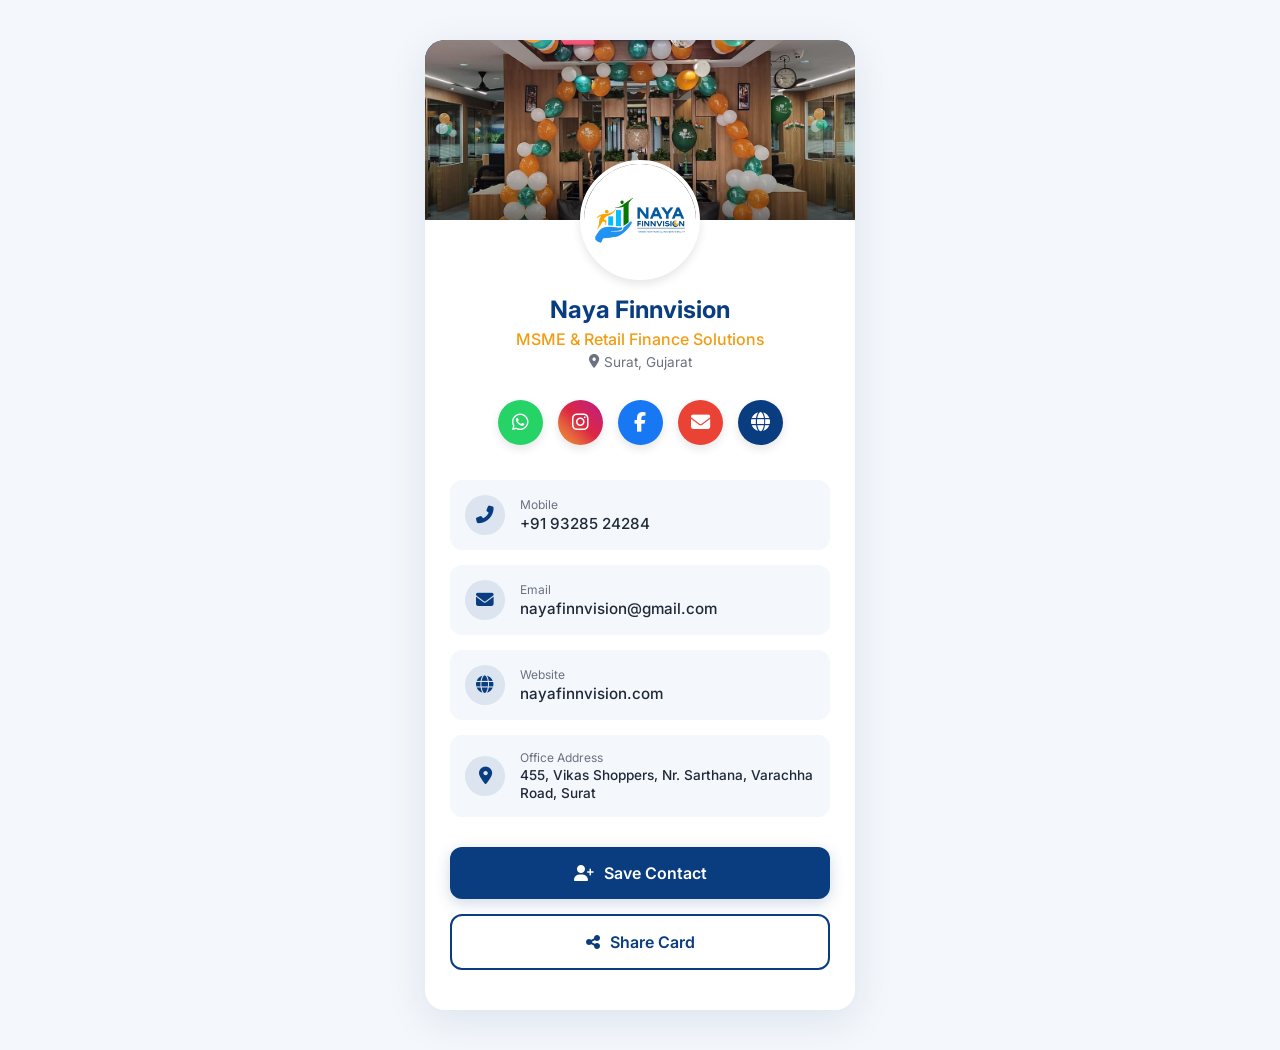
<file: digital-card/index.html>
<!DOCTYPE html>
<html lang="en">

<head>
    <meta charset="UTF-8">
    <meta name="viewport" content="width=device-width, initial-scale=1.0, maximum-scale=1.0, user-scalable=no">
    <title>Naya Finnvision - Digital Business Card</title>

    <!-- Google Fonts -->
    <link rel="preconnect" href="https://fonts.googleapis.com">
    <link rel="preconnect" href="https://fonts.gstatic.com" crossorigin>
    <link href="https://fonts.googleapis.com/css2?family=Inter:wght@400;500;600;700&display=swap" rel="stylesheet">

    <!-- FontAwesome 6.4.0 -->
    <link rel="stylesheet" href="https://cdnjs.cloudflare.com/ajax/libs/font-awesome/6.4.0/css/all.min.css">

    <style>
        :root {
            --deep-blue: #0A3D80;
            --orange: #F39C12;
            --white: #FFFFFF;
            --bg-body: #f4f7fb;
            --text-main: #1f2937;
            --text-muted: #6b7280;

            /* Social Brand Colors */
            --whatsapp: #25D366;
            --instagram: #E1306C;
            --facebook: #1877F2;
            --email: #EA4335;
            --website: #0A3D80;
        }

        * {
            margin: 0;
            padding: 0;
            box-sizing: border-box;
            font-family: 'Inter', sans-serif;
            -webkit-tap-highlight-color: transparent;
        }

        body {
            background-color: var(--bg-body);
            color: var(--text-main);
            display: flex;
            justify-content: center;
            align-items: flex-start;
            min-height: 100vh;
        }

        .card-container {
            width: 100%;
            max-width: 430px;
            background-color: var(--white);
            min-height: 100vh;
            position: relative;
            box-shadow: 0 0 20px rgba(0, 0, 0, 0.05);
            padding-bottom: 40px;
        }

        @media (min-width: 431px) {
            body {
                align-items: center;
                padding: 40px 20px;
            }

            .card-container {
                min-height: auto;
                border-radius: 20px;
                overflow: hidden;
                box-shadow: 0 10px 40px rgba(10, 61, 128, 0.1);
            }
        }

        /* Cover Banner */
        .cover-banner {
            height: 180px;
            background: linear-gradient(135deg, var(--deep-blue) 0%, #0c4e9c 100%);
            position: relative;
            overflow: hidden;
        }

        .cover-image {
            width: 100%;
            height: 100%;
            object-fit: cover;
            position: absolute;
            top: 0;
            left: 0;
            z-index: 0;
        }

        .cover-banner::after {
            content: '';
            position: absolute;
            bottom: 0;
            left: 0;
            width: 100%;
            height: 30%;
            background: linear-gradient(to top, rgba(0, 0, 0, 0.4), transparent);
            z-index: 1;
        }

        /* Profile Photo Container */
        .profile-container {
            position: relative;
            display: flex;
            justify-content: center;
            margin-top: -60px;
            z-index: 2;
        }

        .profile-photo {
            width: 120px;
            height: 120px;
            border-radius: 50%;
            border: 4px solid var(--white);
            background-color: var(--white);
            object-fit: cover;
            box-shadow: 0 4px 10px rgba(0, 0, 0, 0.1);
        }

        /* Basic Info */
        .info-section {
            text-align: center;
            padding: 15px 25px 5px;
        }

        .name {
            font-size: 1.5rem;
            font-weight: 700;
            color: var(--deep-blue);
            margin-bottom: 5px;
        }

        .title {
            font-size: 1rem;
            font-weight: 500;
            color: var(--orange);
            margin-bottom: 5px;
        }

        .location {
            font-size: 0.85rem;
            color: var(--text-muted);
            display: flex;
            align-items: center;
            justify-content: center;
            gap: 5px;
            margin-top: 4px;
        }

        /* Action Buttons Row (Socials) */
        .actions-row {
            display: flex;
            justify-content: center;
            gap: 15px;
            padding: 25px;
            margin-bottom: 10px;
        }

        .action-btn {
            width: 45px;
            height: 45px;
            border-radius: 50%;
            display: flex;
            align-items: center;
            justify-content: center;
            color: var(--white);
            font-size: 1.2rem;
            text-decoration: none;
            transition: transform 0.2s ease, box-shadow 0.2s ease;
            box-shadow: 0 4px 10px rgba(0, 0, 0, 0.1);
        }

        .action-btn:active {
            transform: scale(0.95);
        }

        .btn-wa {
            background-color: var(--whatsapp);
        }

        .btn-ig {
            background: linear-gradient(45deg, #f09433 0%, #e6683c 25%, #dc2743 50%, #cc2366 75%, #bc1888 100%);
        }

        .btn-fb {
            background-color: var(--facebook);
        }

        .btn-email {
            background-color: var(--email);
        }

        .btn-web {
            background-color: var(--website);
        }

        /* Contact Details List */
        .contact-list {
            padding: 0 25px;
            display: flex;
            flex-direction: column;
            gap: 15px;
        }

        .contact-item {
            display: flex;
            align-items: center;
            gap: 15px;
            padding: 15px;
            background-color: var(--bg-body);
            border-radius: 12px;
            text-decoration: none;
            color: var(--text-main);
            transition: background-color 0.2s ease;
        }

        .contact-item:active {
            background-color: #e5e7eb;
        }

        .contact-icon {
            width: 40px;
            height: 40px;
            border-radius: 50%;
            background-color: rgba(10, 61, 128, 0.1);
            color: var(--deep-blue);
            display: flex;
            align-items: center;
            justify-content: center;
            font-size: 1.1rem;
            flex-shrink: 0;
        }

        .contact-text {
            display: flex;
            flex-direction: column;
        }

        .contact-label {
            font-size: 0.75rem;
            color: var(--text-muted);
            margin-bottom: 2px;
        }

        .contact-value {
            font-size: 0.95rem;
            font-weight: 500;
        }

        /* Fixed Action Buttons Set */
        .primary-actions {
            padding: 30px 25px 0;
            display: flex;
            flex-direction: column;
            gap: 15px;
        }

        .btn-primary {
            width: 100%;
            padding: 16px;
            border-radius: 12px;
            border: none;
            background-color: var(--deep-blue);
            color: var(--white);
            font-size: 1rem;
            font-weight: 600;
            display: flex;
            align-items: center;
            justify-content: center;
            gap: 10px;
            cursor: pointer;
            box-shadow: 0 4px 15px rgba(10, 61, 128, 0.2);
            transition: background-color 0.2s ease, transform 0.2s ease;
        }

        .btn-primary:active,
        .btn-primary:hover {
            transform: scale(0.98);
            background-color: #082d5e;
        }

        .btn-secondary {
            width: 100%;
            padding: 16px;
            border-radius: 12px;
            border: 2px solid var(--deep-blue);
            background-color: transparent;
            color: var(--deep-blue);
            font-size: 1rem;
            font-weight: 600;
            display: flex;
            align-items: center;
            justify-content: center;
            gap: 10px;
            cursor: pointer;
            transition: background-color 0.2s ease, transform 0.2s ease;
        }

        .btn-secondary:active,
        .btn-secondary:hover {
            transform: scale(0.98);
            background-color: rgba(10, 61, 128, 0.05);
        }

        /* Toast notification */
        .toast {
            position: fixed;
            bottom: 20px;
            left: 50%;
            transform: translateX(-50%) translateY(100px);
            background-color: #333;
            color: white;
            padding: 12px 24px;
            border-radius: 8px;
            font-size: 0.9rem;
            transition: transform 0.3s ease;
            z-index: 1000;
            opacity: 0;
            pointer-events: none;
            box-shadow: 0 4px 12px rgba(0, 0, 0, 0.15);
        }

        .toast.show {
            transform: translateX(-50%) translateY(0);
            opacity: 1;
        }
    </style>
</head>

<body>

    <div class="card-container">
        <!-- Cover Banner -->
        <div class="cover-banner">
            <img src="../assets/cover.jpeg" alt="Cover Image" class="cover-image" onerror="this.style.display='none'">
        </div>

        <!-- Profile Photo -->
        <div class="profile-container">
            <!-- Using placeholder path, client needs to provide image -->
            <img src="../assets/DIGITAL_LOGO.jpg" alt="Profile Photo" class="profile-photo"
                onerror="this.src='https://ui-avatars.com/api/?name=Naya+Finnvision&background=0A3D80&color=fff&size=200&bold=true'">
        </div>

        <!-- Basic Info -->
        <div class="info-section">
            <h1 class="name">Naya Finnvision</h1>
            <h2 class="title">MSME & Retail Finance Solutions</h2>
            <div class="location">
                <i class="fas fa-map-marker-alt"></i> Surat, Gujarat
            </div>
        </div>

        <!-- Social/Contact Icons -->
        <div class="actions-row">
            <a href="https://wa.me/919328524284" class="action-btn btn-wa" aria-label="WhatsApp" target="_blank">
                <i class="fab fa-whatsapp"></i>
            </a>
            <a href="#" class="action-btn btn-ig" aria-label="Instagram">
                <i class="fab fa-instagram"></i>
            </a>
            <a href="#" class="action-btn btn-fb" aria-label="Facebook">
                <i class="fab fa-facebook-f"></i>
            </a>
            <a href="mailto:nayafinnvision@gmail.com" class="action-btn btn-email" aria-label="Email">
                <i class="fas fa-envelope"></i>
            </a>
            <a href="https://nayafinnvision.com" class="action-btn btn-web" aria-label="Website" target="_blank">
                <i class="fas fa-globe"></i>
            </a>
        </div>

        <!-- Detailed Contact List -->
        <div class="contact-list">
            <a href="tel:+919328524284" class="contact-item">
                <div class="contact-icon"><i class="fas fa-phone-alt"></i></div>
                <div class="contact-text">
                    <span class="contact-label">Mobile</span>
                    <span class="contact-value">+91 93285 24284</span>
                </div>
            </a>

            <a href="mailto:nayafinnvision@gmail.com" class="contact-item">
                <div class="contact-icon"><i class="fas fa-envelope"></i></div>
                <div class="contact-text">
                    <span class="contact-label">Email</span>
                    <span class="contact-value">nayafinnvision@gmail.com</span>
                </div>
            </a>

            <a href="https://nayafinnvision.com" class="contact-item" target="_blank">
                <div class="contact-icon"><i class="fas fa-globe"></i></div>
                <div class="contact-text">
                    <span class="contact-label">Website</span>
                    <span class="contact-value">nayafinnvision.com</span>
                </div>
            </a>

            <a href="https://www.google.com/maps/place/Naya+Finnvision/@21.22622,72.9028771,21z/data=!4m14!1m7!3m6!1s0x3be045b4aec8293d:0x36fb795581583281!2s210,+Vikas+Shopper!8m2!3d21.2261997!4d72.9024097!16s%2Fg%2F11h57gzjxq!3m5!1s0xa6ae41263ab6ab3:0xfcf2f691fcd25a50!8m2!3d21.226308!4d72.9026557!16s%2Fg%2F11y_wznxkl?entry=ttu&g_ep=EgoyMDI2MDMxOC4xIKXMDSoASAFQAw%3D%3D"
                class="contact-item" target="_blank">
                <div class="contact-icon"><i class="fas fa-map-marker-alt"></i></div>
                <div class="contact-text">
                    <span class="contact-label">Office Address</span>
                    <span class="contact-value" style="font-size: 0.85rem; line-height: 1.3;">455, Vikas Shoppers, Nr.
                        Sarthana, Varachha Road, Surat</span>
                </div>
            </a>
        </div>

        <!-- Save & Share Actions -->
        <div class="primary-actions">
            <button class="btn-primary" id="saveContactBtn">
                <i class="fas fa-user-plus"></i> Save Contact
            </button>
            <button class="btn-secondary" id="shareCardBtn">
                <i class="fas fa-share-alt"></i> Share Card
            </button>
        </div>
    </div>

    <div class="toast" id="toast">Link copied to clipboard!</div>

    <script>
        // VCard Generation Logic
        document.getElementById('saveContactBtn').addEventListener('click', function () {
            // Define VCard content
            const vcard = `BEGIN:VCARD
VERSION:3.0
FN:Naya Finnvision
ORG:Naya Finnvision
TITLE:MSME & Retail Finance Solutions
TEL;TYPE=WORK,VOICE:+919328524284
EMAIL;TYPE=WORK:nayafinnvision@gmail.com
URL:https://nayafinnvision.com
ADR;TYPE=WORK:;;455 Vikas Shoppers, Nr. Sarthana, Varachha Road;Surat;Gujarat;;India
NOTE:Trusted MSME & Retail Finance Solutions with Expert CA & Legal Support.
END:VCARD`;

            // Create a Blob from the VCard string
            const blob = new Blob([vcard], { type: 'text/vcard' });

            // Generate a URL for the Blob
            const url = URL.createObjectURL(blob);

            // Create a temporary anchor element and trigger download
            const a = document.createElement('a');
            a.style.display = 'none';
            a.href = url;
            a.download = 'Naya_Finnvision.vcf';
            document.body.appendChild(a);
            a.click();

            // Clean up
            window.URL.revokeObjectURL(url);
            document.body.removeChild(a);
        });

        // Web Share API Logic
        document.getElementById('shareCardBtn').addEventListener('click', async function () {
            const shareData = {
                title: 'Naya Finnvision - Digital Business Card',
                text: 'Checkout Naya Finnvision Digital Business Card',
                url: window.location.href
            };

            if (navigator.share) {
                try {
                    await navigator.share(shareData);
                } catch (err) {
                    console.error('Error sharing:', err);
                }
            } else {
                // Fallback: Copy link to clipboard
                try {
                    await navigator.clipboard.writeText(window.location.href);
                    showToast('Card link copied to clipboard!');
                } catch (err) {
                    // Modern clipboard api failed, try old way
                    const textArea = document.createElement("textarea");
                    textArea.value = window.location.href;
                    document.body.appendChild(textArea);
                    textArea.select();
                    try {
                        document.execCommand('copy');
                        showToast('Card link copied to clipboard!');
                    } catch (e) {
                        console.error('Copy failed', e);
                    }
                    document.body.removeChild(textArea);
                }
            }
        });

        // Toast notification logic
        function showToast(message) {
            const toast = document.getElementById('toast');
            toast.textContent = message;
            toast.classList.add('show');

            setTimeout(() => {
                toast.classList.remove('show');
            }, 3000);
        }
    </script>
</body>

</html>
</file>
